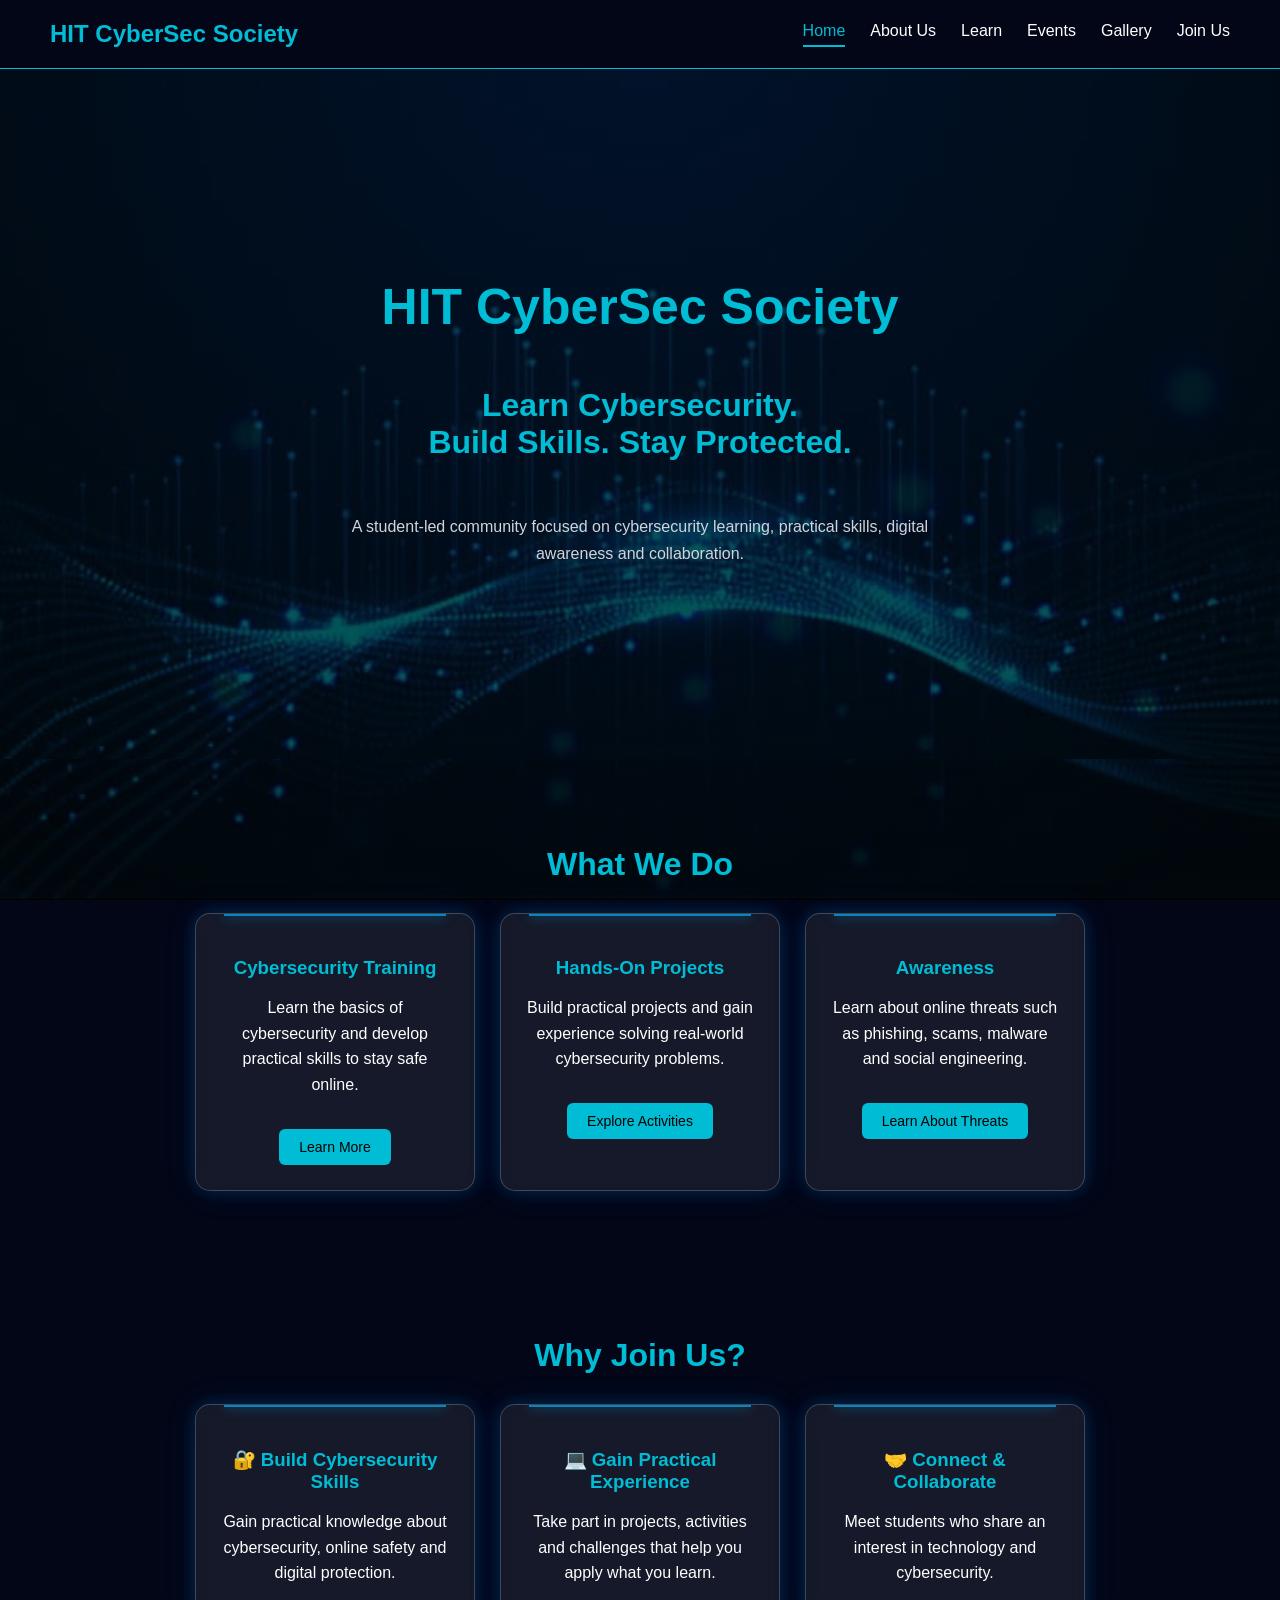
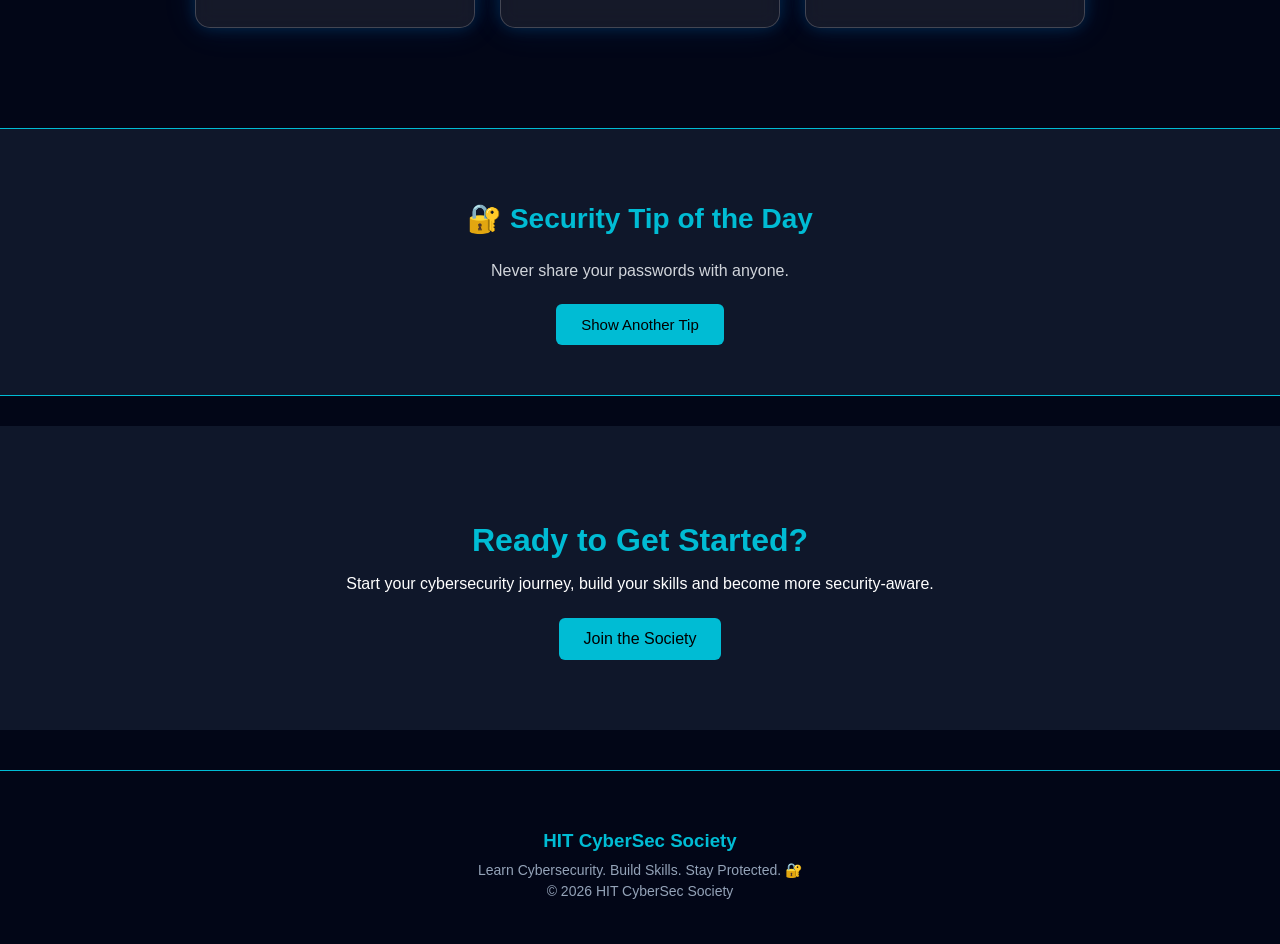
<file: index.html>
<!DOCTYPE html>
<html lang="en">

<head>
    <meta charset="UTF-8">
    <meta name="viewport" content="width=device-width, initial-scale=1.0">

    <title>HIT CyberSec Society</title>

    <link rel="stylesheet" href="css/style.css">
</head>

<body class="home-page">

    <nav>
        <h2>HIT CyberSec Society</h2>

        <div class="nav-links">
            <a href="index.html" class="active">Home</a>
            <a href="about.html">About Us</a>
            <a href="learn.html">Learn</a>
            <a href="events.html">Events</a>
            <a href="gallery.html">Gallery</a>
            <a href="join.html">Join Us</a>
        </div>
    </nav>


    <!-- HERO SECTION -->

    <section class="hero">

        <h1>
            HIT CyberSec Society
        </h1>

        <h2>
            Learn Cybersecurity.<br>
            Build Skills. Stay Protected.
        </h2>

        <p>
           A student-led community focused on cybersecurity learning,
           practical skills, digital awareness and collaboration.
        </p>

    </section>


    <!-- WHAT WE DO -->

    <section class="what-we-do">

        <h2>What We Do</h2>

        <div class="cards">

            <div class="card">
                <h3>Cybersecurity Training</h3>

                <p>
                    Learn the basics of cybersecurity and develop
                    practical skills to stay safe online.
                </p>

                <button onclick="window.location.href='learn.html'">
                    Learn More

                </button>
            </div>


            <div class="card">
                <h3>Hands-On Projects</h3>

                <p>
                    Build practical projects and gain experience
                    solving real-world cybersecurity problems.
                </p>
                <button onclick="window.location.href='events.html'">

        Explore Activities

    </button>
            </div>


            <div class="card">
                <h3>Awareness</h3>

                <p>
                    Learn about online threats such as phishing,
                    scams, malware and social engineering.
                </p>
                <button onclick="window.location.href='learn.html'">

    Learn About Threats

</button>
            </div>

        </div>

    </section>


    <!-- WHY JOIN US -->

    <section class="why-join">

        <h2>Why Join Us?</h2>

        <div class="join-content">

            <div class="join-item">

                <h3>🔐 Build Cybersecurity Skills</h3>

                <p>
                    Gain practical knowledge about cybersecurity,
                    online safety and digital protection.
                </p>

            </div>


            <div class="join-item">

                <h3>💻 Gain Practical Experience</h3>

                <p>
                    Take part in projects, activities and challenges
                    that help you apply what you learn.
                </p>

            </div>


            <div class="join-item">

                <h3>🤝 Connect & Collaborate</h3>

                <p>
                    Meet students who share an interest in technology
                    and cybersecurity.
                </p>

            </div>

        </div>

    </section>


    <!-- CALL TO ACTION -->
    <section class="security-tip">

    <h2>🔐 Security Tip of the Day</h2>

    <p id="securityTip">
        Never share your passwords with anyone.
    </p>

    <button onclick="changeTip()">
        Show Another Tip
    </button>

</section>
    <section class="cta">

        <h2>Ready to Get Started?</h2>

        <p>
            Start your cybersecurity journey, build your skills
            and become more security-aware.
        </p>

        <button onclick="window.location.href='join.html'">
            Join the Society
        </button>

    </section>


<footer>

    <h3>HIT CyberSec Society</h3>

  <p>
    Learn Cybersecurity. Build Skills. Stay Protected. 🔐
</p>

<p>
    © 2026 HIT CyberSec Society
</p>

</footer>
<script src="js/script.js"></script>
</body>
</html>
</file>
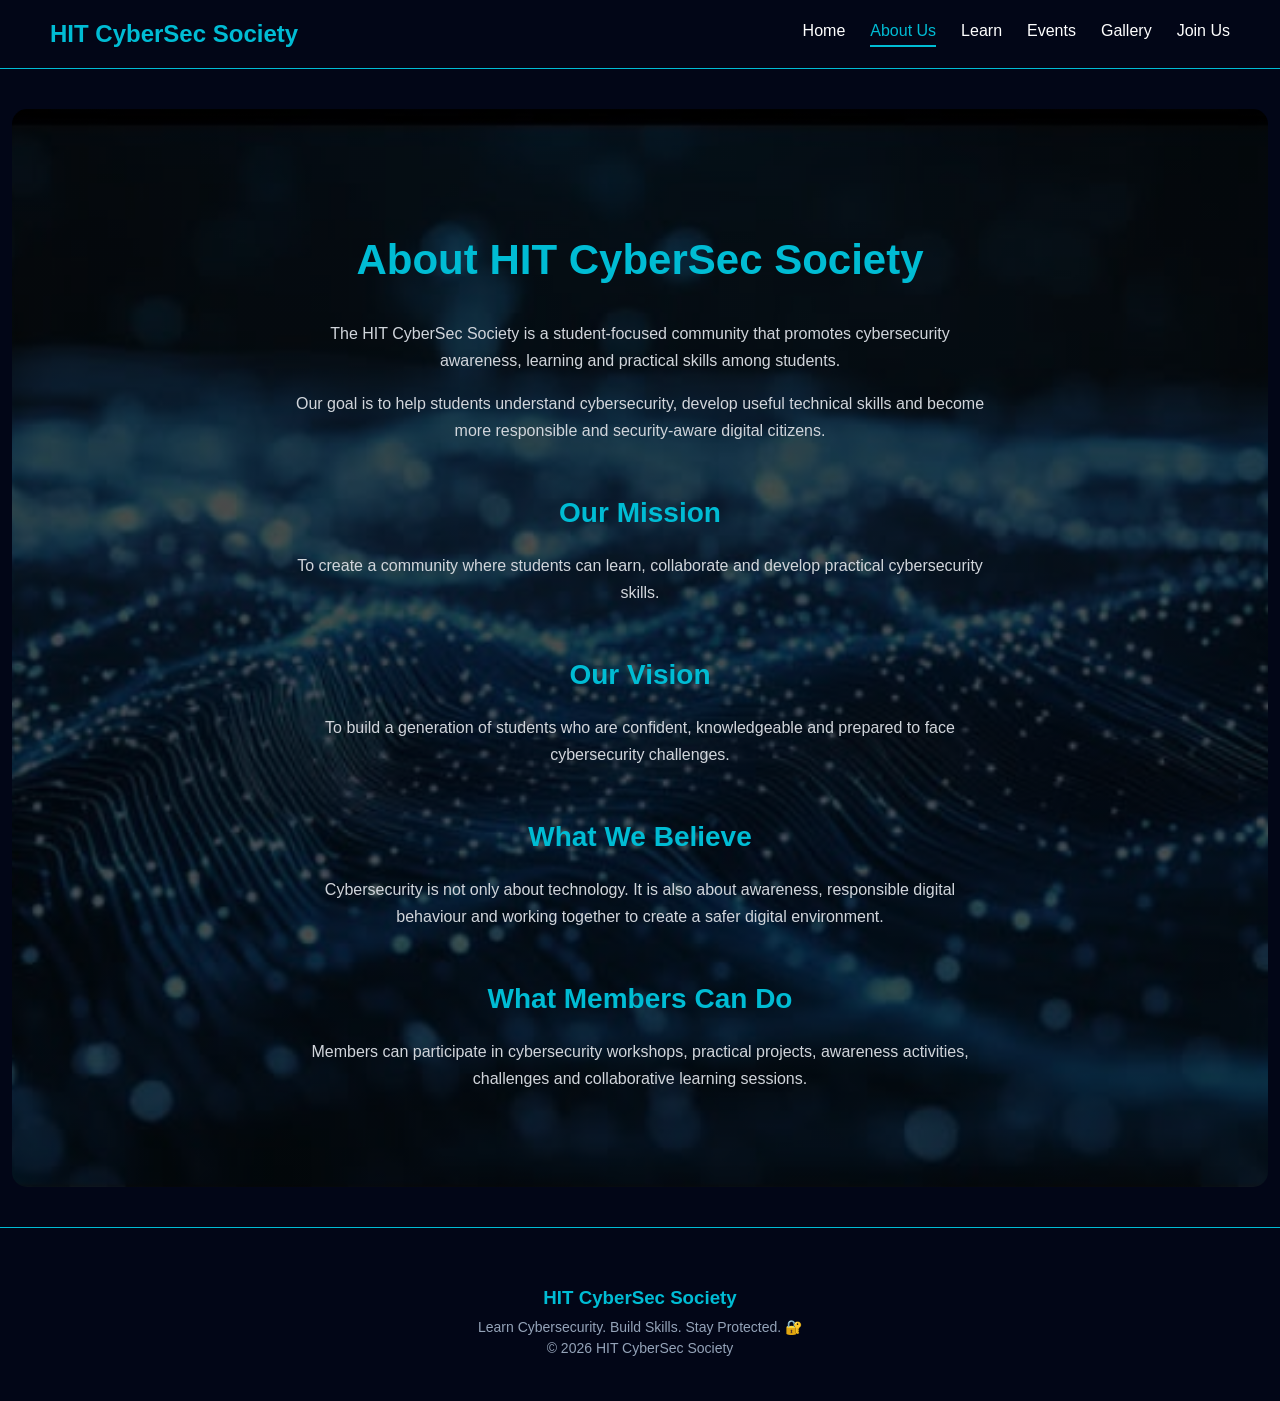
<file: about.html>
<!DOCTYPE html>
<html lang="en">

<head>

    <meta charset="UTF-8">
    <meta name="viewport" content="width=device-width, initial-scale=1.0">

    <title>About Us - HIT CyberSec Society</title>

    <link rel="stylesheet" href="css/style.css">

</head>

<body class="about-page">

    <nav>

        <h2>HIT CyberSec Society</h2>

        <div class="nav-links">

            <a href="index.html">Home</a>
           <a href="about.html" class="active">About Us</a>
            <a href="learn.html">Learn</a>
            <a href="events.html">Events</a>
            <a href="gallery.html">Gallery</a>
            <a href="join.html">Join Us</a>

        </div>

    </nav>


    <section class="page-content">

        <h1>About HIT CyberSec Society</h1>

        <p>
            The HIT CyberSec Society is a student-focused community
            that promotes cybersecurity awareness, learning and
            practical skills among students.
        </p>

        <p>
            Our goal is to help students understand cybersecurity,
            develop useful technical skills and become more responsible
            and security-aware digital citizens.
        </p>


        <h2>Our Mission</h2>

        <p>
            To create a community where students can learn,
            collaborate and develop practical cybersecurity skills.
        </p>


        <h2>Our Vision</h2>

        <p>
            To build a generation of students who are confident,
            knowledgeable and prepared to face cybersecurity challenges.
        </p>
        <h2>What We Believe</h2>

<p>
    Cybersecurity is not only about technology. It is also about
    awareness, responsible digital behaviour and working together
    to create a safer digital environment.
</p>
<h2>What Members Can Do</h2>

<p>
    Members can participate in cybersecurity workshops, practical
    projects, awareness activities, challenges and collaborative
    learning sessions.
</p>

    </section>

<footer>

    <h3>HIT CyberSec Society</h3>

    <p>
    Learn Cybersecurity. Build Skills. Stay Protected. 🔐
</p>
    <p>
        © 2026 HIT CyberSec Society
    </p>

</footer>

</body>
</html>
</file>
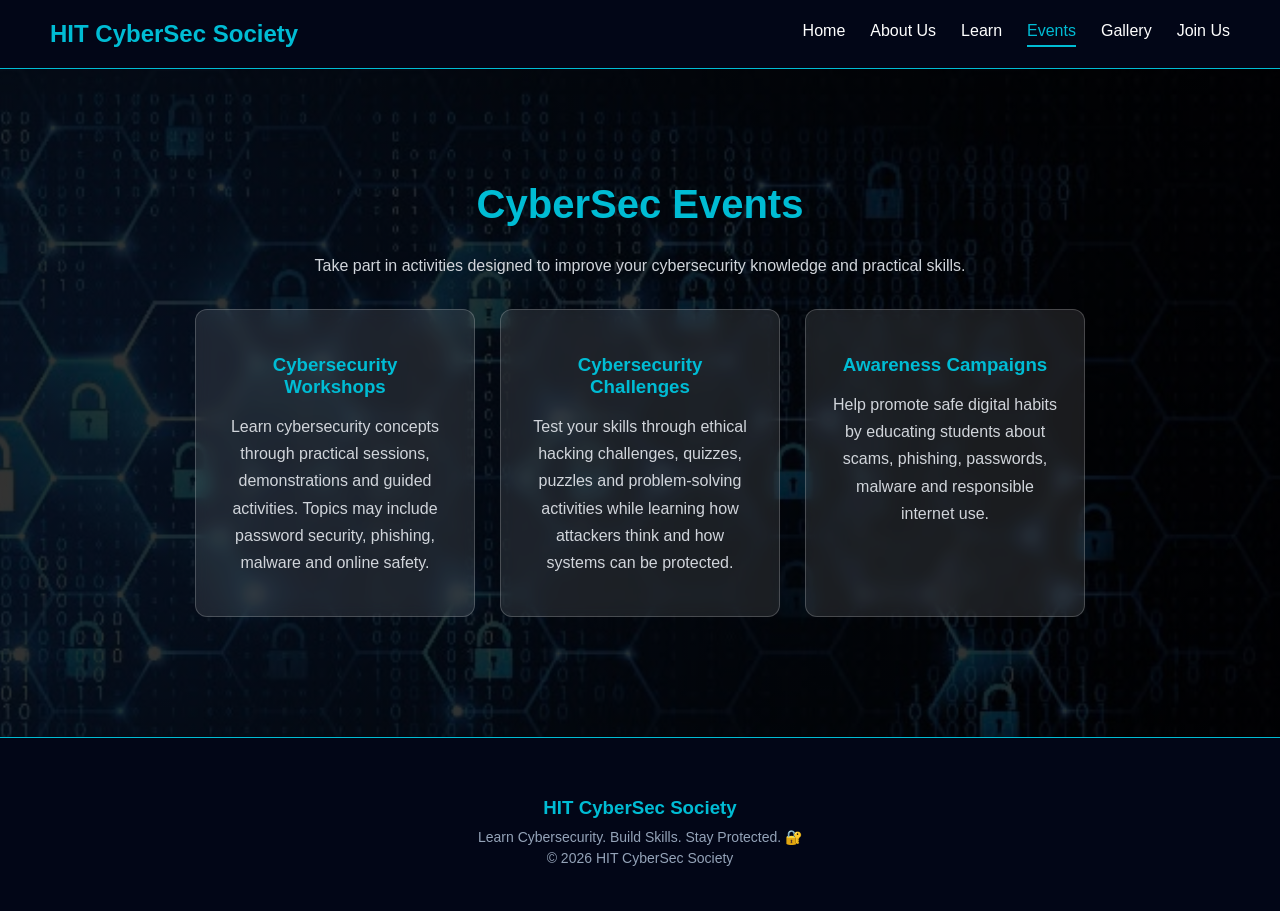
<file: events.html>
<!DOCTYPE html>
<html lang="en">

<head>

    <meta charset="UTF-8">
    <meta name="viewport" content="width=device-width, initial-scale=1.0">

    <title>Events - HIT CyberSec Society</title>

    <link rel="stylesheet" href="css/style.css">

</head>

<body class="events-page">

    <nav>

        <h2>HIT CyberSec Society</h2>

        <div class="nav-links">

            <a href="index.html">Home</a>
            <a href="about.html">About Us</a>
            <a href="learn.html">Learn</a>
            <a href="events.html" class="active">Events</a>
            <a href="gallery.html">Gallery</a>
            <a href="join.html">Join Us</a>

        </div>

    </nav>


    <section class="page-content">

        <h1>CyberSec Events</h1>

        <p>
            Take part in activities designed to improve your
            cybersecurity knowledge and practical skills.
        </p>


        <div class="cards">

            <div class="card">

                <h3>Cybersecurity Workshops</h3>

               <p>
    Learn cybersecurity concepts through practical sessions,
    demonstrations and guided activities. Topics may include
    password security, phishing, malware and online safety.
</p>

            </div>


            <div class="card">

                <h3>Cybersecurity Challenges</h3>

                <p>
    Test your skills through ethical hacking challenges,
    quizzes, puzzles and problem-solving activities while
    learning how attackers think and how systems can be protected.
</p>

            </div>


            <div class="card">

                <h3>Awareness Campaigns</h3>

                <p>
    Help promote safe digital habits by educating students
    about scams, phishing, passwords, malware and responsible
    internet use.
</p>

            </div>

        </div>

    </section>

<footer>

    <h3>HIT CyberSec Society</h3>

   <p>
    Learn Cybersecurity. Build Skills. Stay Protected. 🔐
</p>

    <p>
        © 2026 HIT CyberSec Society
    </p>

</footer>

</body>
</html>
</file>
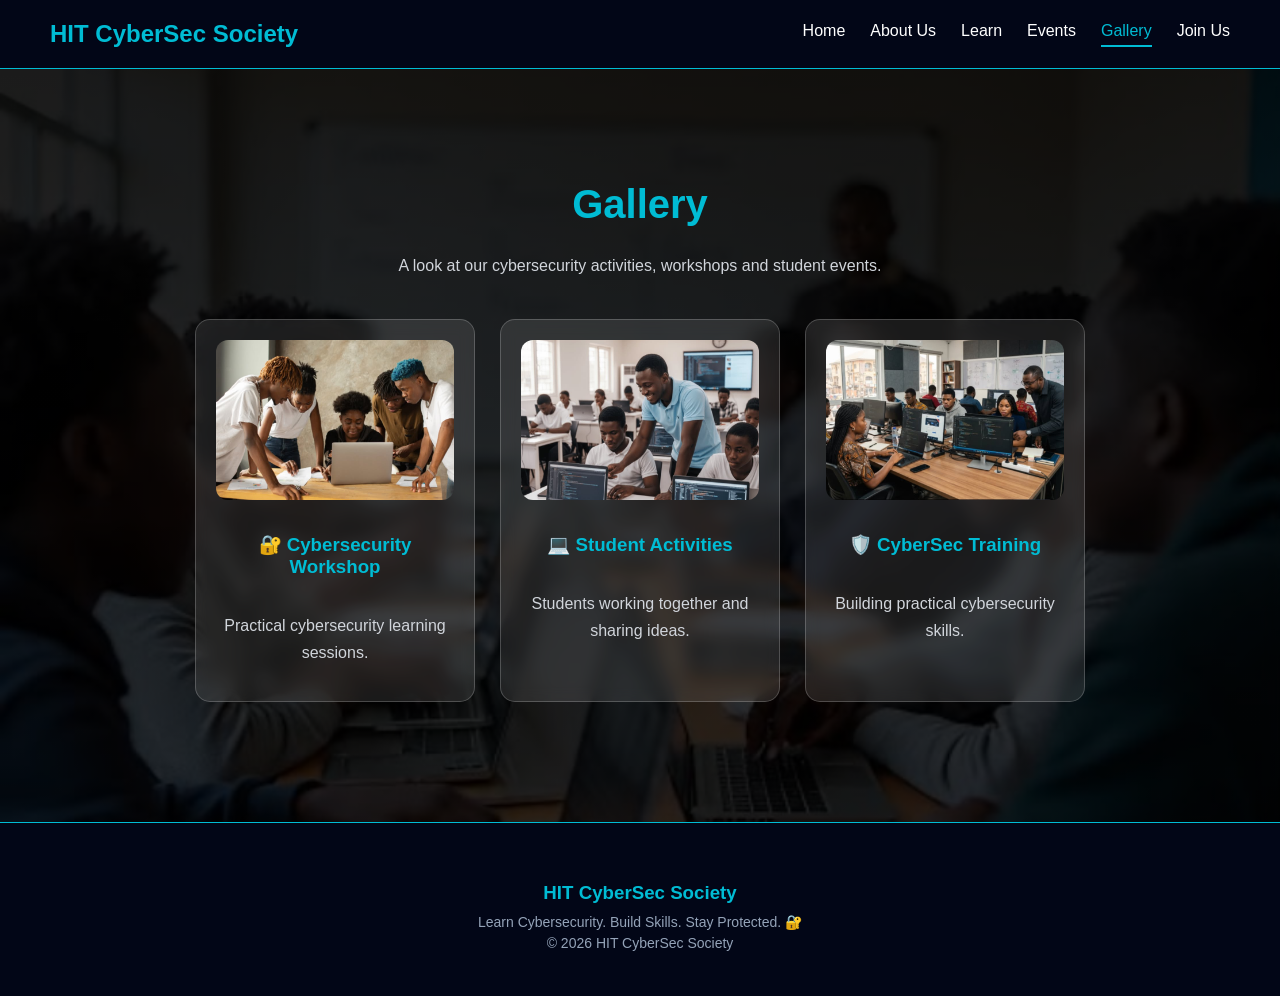
<file: gallery.html>
<!DOCTYPE html>
<html lang="en">

<head>

    <meta charset="UTF-8">
    <meta name="viewport" content="width=device-width, initial-scale=1.0">

    <title>Gallery - HIT CyberSec Society</title>

    <link rel="stylesheet" href="css/style.css">

</head>

<body class="gallery-page">

    <nav>

        <h2>HIT CyberSec Society</h2>

        <div class="nav-links">

            <a href="index.html">Home</a>
            <a href="about.html">About Us</a>
            <a href="learn.html">Learn</a>
            <a href="events.html">Events</a>
            <a href="gallery.html" class="active">Gallery</a>
            <a href="join.html">Join Us</a>

        </div>

    </nav>


    <section class="page-content">

        <h1>Gallery</h1>

        <p>
            A look at our cybersecurity activities, workshops
            and student events.
        </p>


        <div class="gallery-box">

   <div class="gallery-placeholder">
    <img src="images/workshop.jpg" alt="Cybersecurity Workshop">

    <h3>🔐 Cybersecurity Workshop</h3>

    <p>Practical cybersecurity learning sessions.</p>
</div>

    <div class="gallery-placeholder">
    <img src="images/students.jpg" alt="Students working together">

    <h3>💻 Student Activities</h3>

    <p>Students working together and sharing ideas.</p>
</div>

    <div class="gallery-placeholder">
    <img src="images/training.jpg" alt="Cybersecurity Training">

    <h3>🛡️ CyberSec Training</h3>

    <p>Building practical cybersecurity skills.</p>
</div>

</div>
    </section>

<footer>

    <h3>HIT CyberSec Society</h3>

    <p>
    Learn Cybersecurity. Build Skills. Stay Protected. 🔐
</p>

    <p>
        © 2026 HIT CyberSec Society
    </p>

</footer>

</body>
</html>
</file>
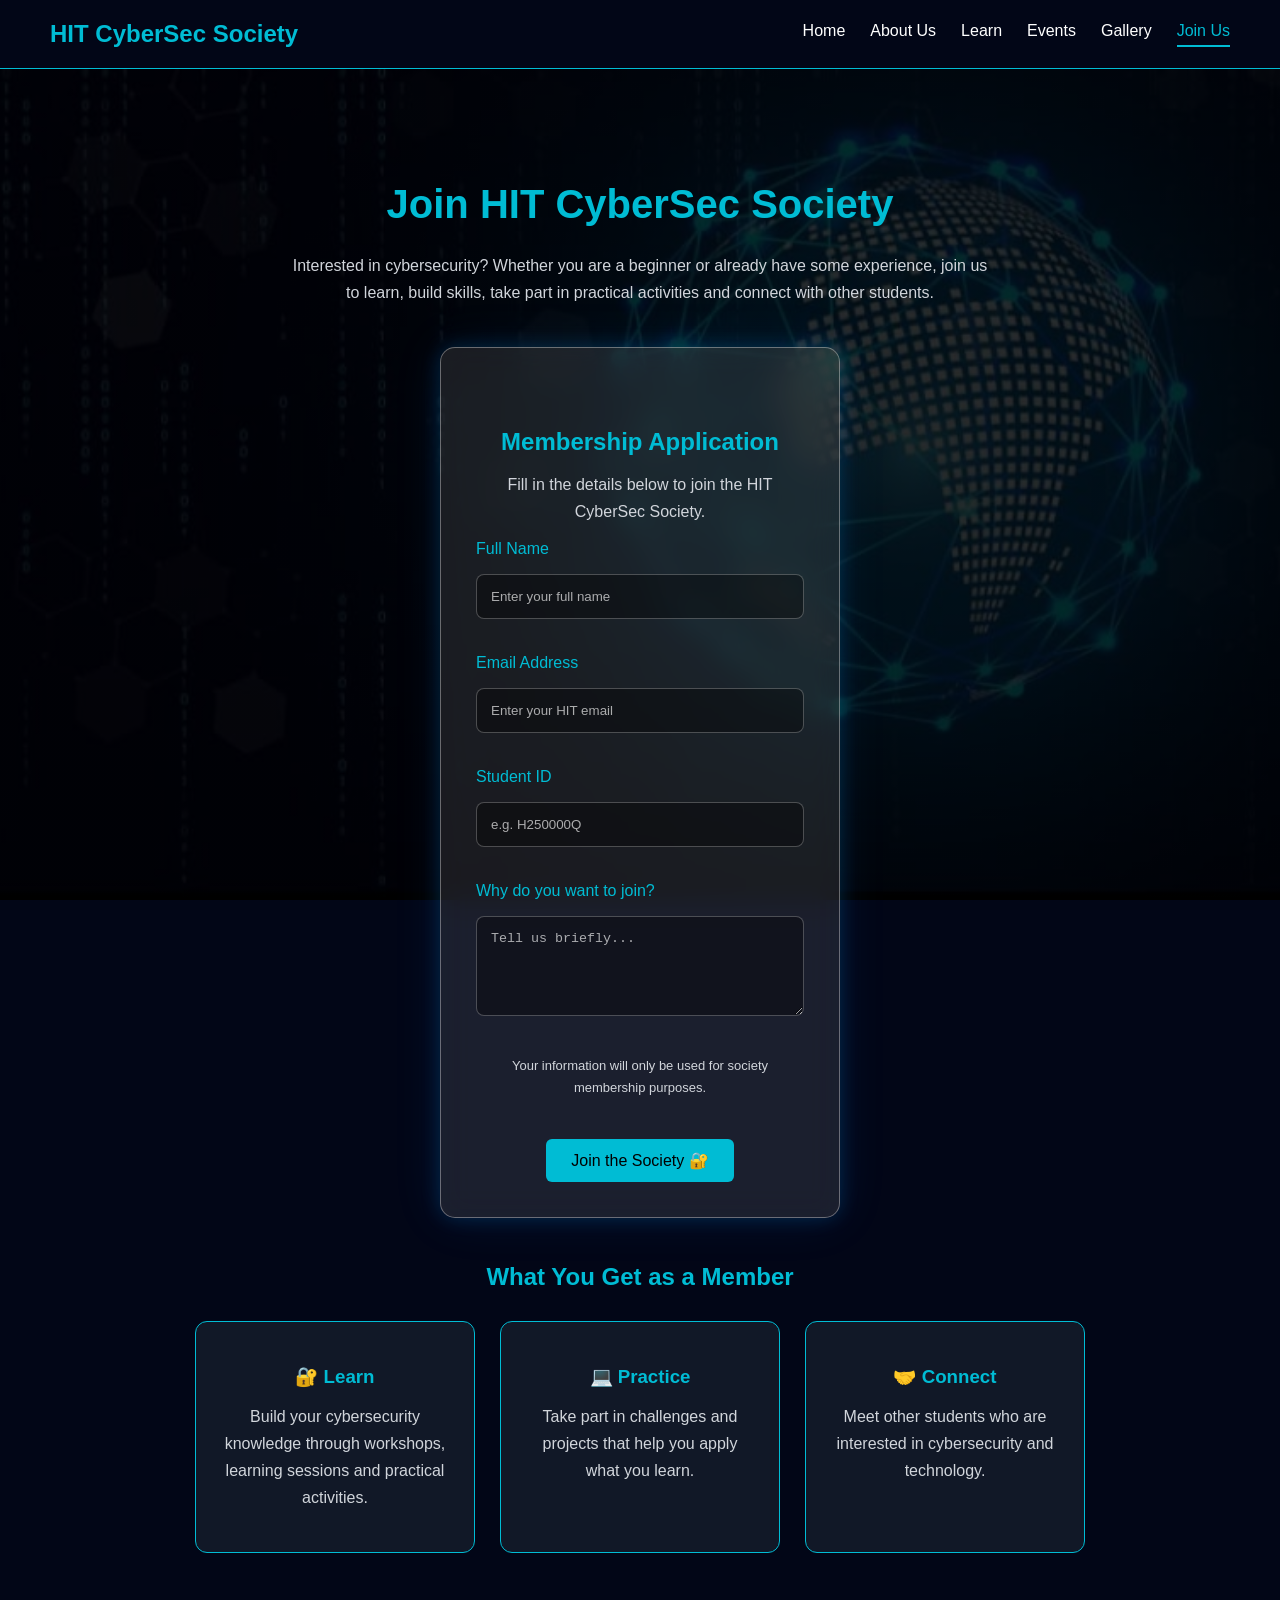
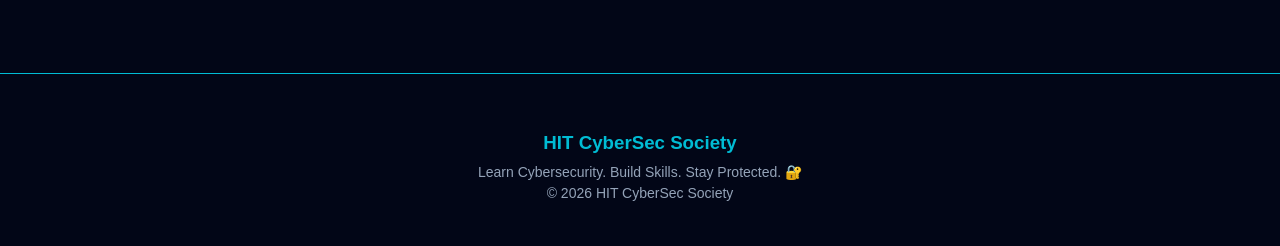
<file: join.html>
<!DOCTYPE html>
<html lang="en">

<head>

    <meta charset="UTF-8">
    <meta name="viewport" content="width=device-width, initial-scale=1.0">

    <title>Join Us - HIT CyberSec Society</title>

    <link rel="stylesheet" href="css/style.css">

</head>

<body class="join-page">

    <nav>

        <h2>HIT CyberSec Society</h2>

        <div class="nav-links">

            <a href="index.html">Home</a>
            <a href="about.html">About Us</a>
            <a href="learn.html">Learn</a>
            <a href="events.html">Events</a>
            <a href="gallery.html">Gallery</a>
            <a href="join.html" class="active">Join Us</a>
        </div>

    </nav>


    <section class="page-content">

        <h1>Join HIT CyberSec Society</h1>

        <p>
    Interested in cybersecurity? Whether you are a beginner or
    already have some experience, join us to learn, build skills,
    take part in practical activities and connect with other students.
</p>

        <form id="joinForm">

    <h2>Membership Application</h2>

    <p>
        Fill in the details below to join the HIT CyberSec Society.
    </p>

    <label for="name">Full Name</label>
            <input
                type="text"
                id="name"
                placeholder="Enter your full name"
                required
            >


            <label for="email">Email Address</label>

            <input
                type="email"
                id="email"
                placeholder="Enter your HIT email"
                required
            >


            <label for="student-id">Student ID</label>

            <input
                type="text"
                id="student-id"
                placeholder="e.g. H250000Q"
                required
            >


            <label for="interest">
                Why do you want to join?
            </label>

            <textarea
                id="interest"
                placeholder="Tell us briefly..."
                required
            ></textarea>
            <p class="form-note">
    Your information will only be used for society membership purposes.
</p>


            <button type="submit">
                Join the Society 🔐
            </button>

        </form>


<h2>What You Get as a Member</h2>

<div class="cards">

    <div class="card">
        <h3>🔐 Learn</h3>
        <p>
            Build your cybersecurity knowledge through workshops,
            learning sessions and practical activities.
        </p>
    </div>

    <div class="card">
        <h3>💻 Practice</h3>
        <p>
            Take part in challenges and projects that help you
            apply what you learn.
        </p>
    </div>

    <div class="card">
        <h3>🤝 Connect</h3>
        <p>
            Meet other students who are interested in cybersecurity
            and technology.
        </p>
    </div>

</div>

</section>


    <script src="js/script.js"></script>

<footer>

    <h3>HIT CyberSec Society</h3>

    <p>
    Learn Cybersecurity. Build Skills. Stay Protected. 🔐
</p>
    <p>
        © 2026 HIT CyberSec Society
    </p>

</footer>

</body>
</html>
</file>
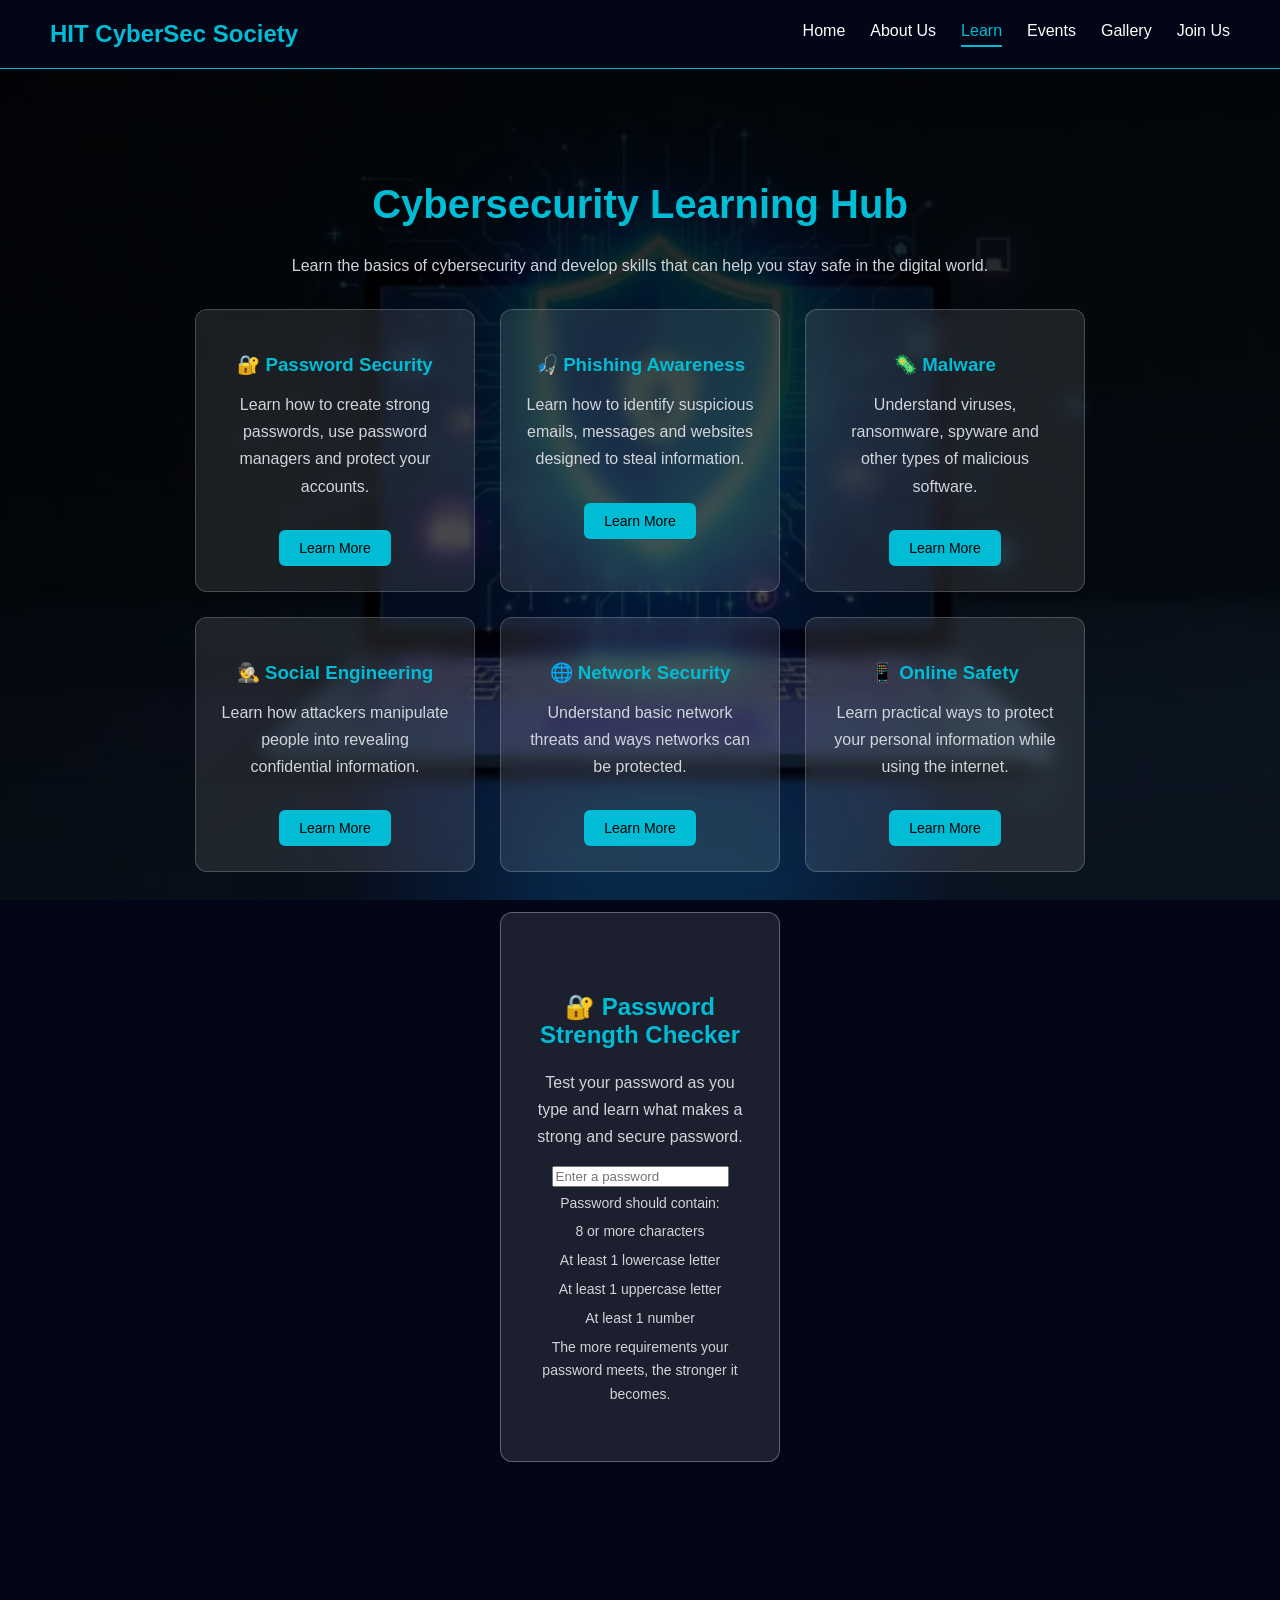
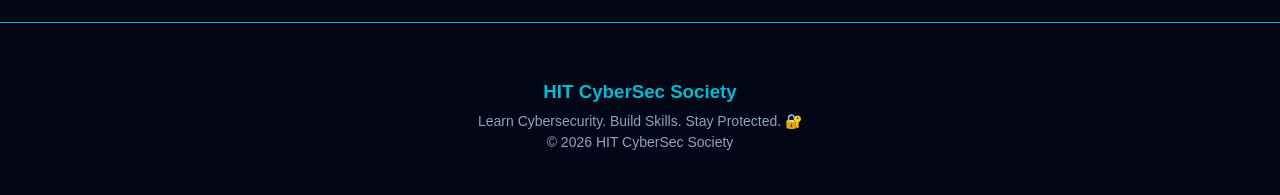
<file: learn.html>
<!DOCTYPE html>
<html lang="en">

<head>

    <meta charset="UTF-8">
    <meta name="viewport" content="width=device-width, initial-scale=1.0">

    <title>Learn - HIT CyberSec Society</title>

    <link rel="stylesheet" href="css/style.css">

</head>

<body class="learn-page">

    <nav>

        <h2>HIT CyberSec Society</h2>

        <div class="nav-links">

            <a href="index.html">Home</a>
            <a href="about.html">About Us</a>
            <a href="learn.html" class="active">Learn</a>
            <a href="events.html">Events</a>
            <a href="gallery.html">Gallery</a>
            <a href="join.html">Join Us</a>

        </div>

    </nav>


    <section class="page-content learn-page">

        <h1>Cybersecurity Learning Hub</h1>

        <p>
            Learn the basics of cybersecurity and develop skills
            that can help you stay safe in the digital world.
        </p>

        <div class="cards">

        <div class="card">

    <h3>🔐 Password Security</h3>

    <p>
        Learn how to create strong passwords, use
        password managers and protect your accounts.
    </p>

    <button onclick="alert('Use long passwords, avoid personal information, and never reuse the same password on multiple accounts.')">
        Learn More
    </button>

</div>

<div class="card" id="awareness">

    <h3>🎣 Phishing Awareness</h3>

    <p>
        Learn how to identify suspicious emails,
        messages and websites designed to steal information.
    </p>

    <button onclick="alert('Check the sender, look for suspicious links, avoid unexpected attachments, and never share passwords or sensitive information through suspicious messages.')">
        Learn More
    </button>

</div>


            <div class="card">

                <h3>🦠 Malware</h3>

                <p>
                    Understand viruses, ransomware, spyware and
                    other types of malicious software.
                </p>

                <button onclick="alert('Malware is malicious software designed to harm, disrupt or gain unauthorized access to systems. Common examples include viruses, ransomware and spyware.')">

        Learn More

    </button>

            </div>


            <div class="card">

                <h3>🕵️ Social Engineering</h3>

                <p>
                    Learn how attackers manipulate people into
                    revealing confidential information.
                </p>

                <button onclick="alert('Social engineering involves manipulating people into giving away sensitive information. Common examples include impersonation, pretexting and baiting.')">

        Learn More

    </button>

            </div>


            <div class="card">

                <h3>🌐 Network Security</h3>

                <p>
                    Understand basic network threats and ways
                    networks can be protected.
                </p>

                <button onclick="alert('Network security protects devices, systems and networks from unauthorized access and attacks. Firewalls, strong passwords and secure connections help improve network security.')">

        Learn More

    </button>

            </div>


            <div class="card">

                <h3>📱 Online Safety</h3>

                <p>
                    Learn practical ways to protect your personal
                    information while using the internet.
                </p>

                <button onclick="alert('Stay safe online by using strong passwords, enabling two-factor authentication, avoiding suspicious links and protecting your personal information.')">

        Learn More

    </button>

            </div>

        </div>
        <div class="card password-checker">

    <h2>🔐 Password Strength Checker</h2>

   <p>
    Test your password as you type and learn what makes a
    strong and secure password.
</p>

    <input
        type="password"
        id="password"
        placeholder="Enter a password"
    >

    <div class="password-requirements">

    <p>Password should contain:</p>

    <p id="length">8 or more characters</p>
    <p id="lowercase">At least 1 lowercase letter</p>
    <p id="uppercase">At least 1 uppercase letter</p>
    <p id="number">At least 1 number</p>

    <p>
        The more requirements your password meets,
        the stronger it becomes.
    </p>

</div>

    <h3 id="result"></h3>

</div>

    </section>
    <script src="js/script.js"></script>

<footer>

    <h3>HIT CyberSec Society</h3>

   <p>
    Learn Cybersecurity. Build Skills. Stay Protected. 🔐
</p>

    <p>
        © 2026 HIT CyberSec Society
    </p>

</footer>

</body>
</html>
</file>
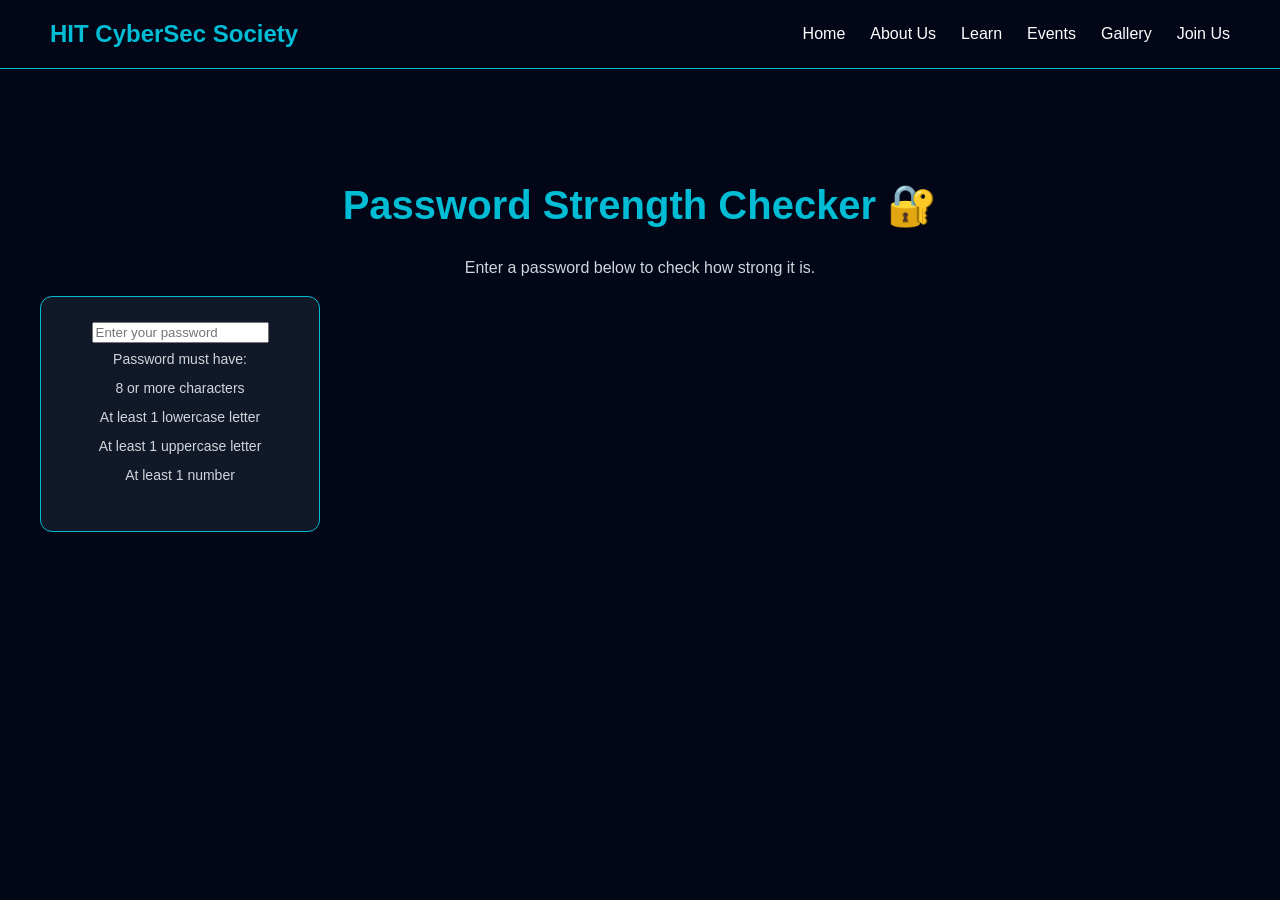
<file: password-checker.html>
<!DOCTYPE html>
<html lang="en">

<head>

    <meta charset="UTF-8">
    <meta name="viewport" content="width=device-width, initial-scale=1.0">

    <title>Password Strength Checker - HIT CyberSec Society</title>

    <link rel="stylesheet" href="css/style.css">

</head>

<body>

    <nav>

        <h2>HIT CyberSec Society</h2>

        <div class="nav-links">

            <a href="index.html">Home</a>
            <a href="about.html">About Us</a>
            <a href="learn.html">Learn</a>
            <a href="events.html">Events</a>
            <a href="gallery.html">Gallery</a>
            <a href="join.html">Join Us</a>

        </div>

    </nav>


    <section class="page-content">

        <h1>Password Strength Checker 🔐</h1>

        <p>
            Enter a password below to check how strong it is.
        </p>


        <div class="card">

            <input
                type="password"
                id="password"
                placeholder="Enter your password"
            >

          <div class="password-requirements">
    <p>Password must have:</p>
    <p id="length">8 or more characters</p>
    <p id="lowercase">At least 1 lowercase letter</p>
    <p id="uppercase">At least 1 uppercase letter</p>
    <p id="number">At least 1 number</p>
</div>

            <h3 id="result"></h3>

        </div>

    </section>


    <script src="js/script.js"></script>

</body>

</html>
</file>
<file: css/style.css>
/* GENERAL PAGE */

body {
    margin: 0;
    background-color: #020617;
    color: white;
    font-family: Arial, sans-serif;
}


/* NAVIGATION */

nav {
    display: flex;
    justify-content: space-between;
    align-items: center;
    padding: 20px 50px;
    background-color: #020617;
    border-bottom: 1px solid #00bcd4;
}

nav h2 {
    color: #00bcd4;
    margin: 0;
}

.nav-links {
    display: flex;
    gap: 25px;
}

nav a {
    color: white;
    text-decoration: none;
}

nav a:hover {
    color: #00bcd4;
}


/* HERO */

.hero {
    text-align: center;
    padding: 130px 30px 100px;
}

.hero h1 {
    color: #00bcd4;
    font-size: 50px;
    margin-bottom: 25px;
}

.hero h2 {
    color: #00bcd4;
    font-size: 32px;
}

.hero p {
    max-width: 650px;
    margin: 25px auto;
    line-height: 1.7;
    color: #d1d5db;
}


/* WHAT WE DO */

.what-we-do {
    text-align: center;
    padding: 60px 40px;
}

.what-we-do h2,
.why-join h2 {
    color: #00bcd4;
    font-size: 32px;
}


.cards {
    display: flex;
    justify-content: center;
    gap: 25px;
    margin-top: 30px;
    flex-wrap: wrap;
}


.card {
    background-color: #111827;
    padding: 25px;
    width: 280px;
    border-radius: 12px;
    border: 1px solid #00bcd4;
    box-sizing: border-box;
}


.card h3 {
    color: #00bcd4;
    margin-bottom: 15px;
}


.card p {
    color: #ffffff;
    line-height: 1.6;
}


.card:hover {
    transform: translateY(-10px);
    box-shadow: 0 0 20px #00bcd4;
    transition: 0.3s;
}


/* WHY JOIN */

.why-join {
    text-align: center;
    padding: 60px 40px;
}


.join-content {
    display: flex;
    justify-content: center;
    gap: 25px;
    margin-top: 30px;
    flex-wrap: wrap;
}


.join-item {
    width: 280px;
    padding: 25px;
    background-color: #111827;
    border-radius: 12px;
    border: 1px solid #00bcd4;
    box-sizing: border-box;
}


.join-item h3 {
    color: #00bcd4;
    margin-bottom: 15px;
}


.join-item p {
    color: #ffffff;
    line-height: 1.6;
}


.join-item:hover {
    transform: translateY(-10px);
    box-shadow: 0 0 20px #00bcd4;
    transition: 0.3s;
}


/* CALL TO ACTION */

.cta {
    text-align: center;
    padding: 70px 40px;
    margin-top: 30px;
    background-color: #0f172a;
}


.cta h2 {
    color: #00bcd4;
    font-size: 32px;
    margin-bottom: 15px;
}


.cta p {
    color: #ffffff;
    margin-bottom: 25px;
}


.cta button {
    background-color: #00bcd4;
    color: #000000;
    border: none;
    padding: 12px 25px;
    border-radius: 6px;
    font-size: 16px;
    cursor: pointer;
}


.cta button:hover {
    box-shadow: 0 0 20px #00bcd4;
    transform: scale(1.05);
    transition: 0.3s;
}


/* OTHER PAGES */

.page-content {
    text-align: center;
    padding: 80px 40px;
}


.page-content h1 {
    color: #00bcd4;
    font-size: 40px;
    margin-bottom: 25px;
}


.page-content h2 {
    color: #00bcd4;
    margin-top: 45px;
}


.page-content p {
    max-width: 700px;
    margin: 15px auto;
    line-height: 1.7;
    color: #d1d5db;
}


/* JOIN FORM */

form {
    width: 400px;
    max-width: 90%;
    margin: 40px auto;
    padding: 30px;
    background-color: #111827;
    border: 1px solid #00bcd4;
    border-radius: 12px;
    box-shadow: 0 0 15px rgba(0, 188, 212, 0.2);
    box-sizing: border-box;
}


form label {
    display: block;
    color: #00bcd4;
    margin-top: 15px;
    margin-bottom: 8px;
    text-align: left;
}


form input,
form textarea {
    width: 100%;
    padding: 12px;
    box-sizing: border-box;
    background-color: #1e293b;
    color: white;
    border: 1px solid #475569;
    border-radius: 6px;
    outline: none;
}


form textarea {
    height: 100px;
    resize: vertical;
}


form input:focus,
form textarea:focus {
    border-color: #00bcd4;
    box-shadow: 0 0 8px rgba(0, 188, 212, 0.4);
}


form button {
    margin-top: 25px;
    padding: 12px 25px;
    background-color: #00bcd4;
    color: #000;
    border: none;
    border-radius: 6px;
    cursor: pointer;
    font-size: 16px;
}


form button:hover {
    box-shadow: 0 0 20px #00bcd4;
    transform: scale(1.05);
    transition: 0.3s;
}


/* GALLERY */

.gallery-box {
    display: flex;
    justify-content: center;
    gap: 25px;
    flex-wrap: wrap;
    margin-top: 40px;
}


.gallery-placeholder {
    width: 280px;
    height: 180px;
    padding: 20px;
    display: flex;
    align-items: center;
    justify-content: center;
    background-color: #111827;
    border: 1px solid #00bcd4;
    border-radius: 12px;
    color: #00bcd4;
    box-sizing: border-box;
}


.gallery-placeholder:hover {
    transform: translateY(-8px);
    box-shadow: 0 0 20px #00bcd4;
    transition: 0.3s;
}


/* MOBILE */

@media (max-width: 768px) {

    nav {
        flex-direction: column;
        gap: 20px;
        padding: 20px;
    }

    .nav-links {
        flex-wrap: wrap;
        justify-content: center;
    }

    .hero h1 {
        font-size: 36px;
    }

    .hero h2 {
        font-size: 24px;
    }

    .cards {
    flex-direction: row;
    align-items: stretch;
    justify-content: center;
    gap: 25px;
}

}
.learn-page .cards {
    display: grid;
    grid-template-columns: repeat(3, 280px);
    gap: 25px;
    justify-content: center;
}
.learn-page .card button {
    margin-top: 15px;
    padding: 10px 20px;
    background-color: #00bcd4;
    color: #000000;
    border: none;
    border-radius: 6px;
    cursor: pointer;
    font-size: 14px;
}

.learn-page .card button:hover {
    box-shadow: 0 0 15px #00bcd4;
    transform: scale(1.05);
    transition: 0.3s;
}
.password-requirements p {
    margin: 5px 0;
    font-size: 14px;
}

.password-requirements .valid {
    color: green;
}
.password-checker {
    max-width: 500px;
    margin: 40px auto;
}
@media (max-width: 600px) {

    .learn-page .cards {
        grid-template-columns: 1fr;
        justify-items: center;
    }

    .learn-page .card {
        width: 90%;
        max-width: 400px;
    }

    .password-checker {
        width: 90%;
        box-sizing: border-box;
    }
    footer {
    padding: 30px 15px;
}

}
.card button {
    margin-top: 15px;
    padding: 10px 20px;
    background-color: #00bcd4;
    color: #000000;
    border: none;
    border-radius: 6px;
    cursor: pointer;
    font-size: 14px;
}

.card button:hover {
    box-shadow: 0 0 15px #00bcd4;
    transform: scale(1.05);
    transition: 0.3s;
}
.form-note {
    font-size: 13px;
    color: #94a3b8;
    margin-top: 15px;
}
form h2 {
    color: #00bcd4;
    margin-top: 0;
    margin-bottom: 10px;
}
footer {
    text-align: center;
    padding: 40px 20px;
    background-color: #020617;
    border-top: 1px solid #00bcd4;
    margin-top: 40px;
}

footer h3 {
    color: #00bcd4;
    margin-bottom: 10px;
}

footer p {
    color: #94a3b8;
    margin: 5px 0;
    font-size: 14px;
}
.security-tip {
    text-align: center;
    padding: 50px 30px;
    margin-top: 40px;
    background-color: #0f172a;
    border-top: 1px solid #00bcd4;
    border-bottom: 1px solid #00bcd4;
}

.security-tip h2 {
    color: #00bcd4;
    font-size: 28px;
}

.security-tip p {
    color: #d1d5db;
    margin: 20px auto;
    max-width: 600px;
    line-height: 1.6;
}

.security-tip button {
    background-color: #00bcd4;
    color: #000000;
    border: none;
    padding: 12px 25px;
    border-radius: 6px;
    cursor: pointer;
    font-size: 15px;
}

.security-tip button:hover {
    box-shadow: 0 0 20px #00bcd4;
    transform: scale(1.05);
    transition: 0.3s;
}
nav a.active {
    color: #00bcd4;
    border-bottom: 2px solid #00bcd4;
    padding-bottom: 5px;
}
nav a.active {
    color: #00bcd4;
    border-bottom: 2px solid #00bcd4;
    padding-bottom: 5px;
}
.home-page {
    background-image: 
        linear-gradient(rgba(0, 0, 0, 0.80), rgba(0, 0, 0, 0.65)),
        url("../images/home-bg.jpg");
    background-size: cover;
    background-position: center;
    background-repeat: no-repeat;
    background-attachment: fixed;
}
.hero {
    background-image:
        linear-gradient(rgba(0, 0, 0, 0.6), rgba(0, 0, 0, 0.6)),
        url("../images/home-bg.jpg");
    background-size: cover;
    background-position: center;
    background-repeat: no-repeat;
    padding: 120px 20px;
    min-height: 450px;
    display: flex;
    flex-direction: column;
    justify-content: center;
    align-items: center;
    text-align: center;
}
.about-page .page-content {
    background-image:
        linear-gradient(rgba(0, 0, 0, 0.65), rgba(0, 0, 0, 0.65)),
        url("../images/about-bg.jpg");
    background-size: cover;
    background-position: center;
    background-repeat: no-repeat;
}
.about-page .page-content {
    color: white;
    padding: 80px 10%;
    line-height: 1.7;
}
.about-page .page-content h1 {
    font-size: 42px;
    margin-bottom: 25px;
}

.about-page .page-content h2 {
    font-size: 28px;
    margin-top: 45px;
    margin-bottom: 15px;
}
.about-page .page-content {
    background-color: rgba(0, 0, 0, 0.45);
    border-radius: 15px;
    margin: 40px auto;
    max-width: 1000px;
}
.learn-page {
    background-image:
        linear-gradient(rgba(0, 0, 0, 0.90), rgba(0, 0, 0, 0.65)),
        url("../images/learn-bg.jpg");
    background-size: cover;
    background-position: center;
    background-repeat: no-repeat;
    background-attachment: fixed;
}
.learn-page .card {
    background: rgba(255, 255, 255, 0.10);
    backdrop-filter: blur(8px);
    -webkit-backdrop-filter: blur(8px);
    border: 1px solid rgba(255, 255, 255, 0.2);
}
.learn-page .password-checker {
    margin-top: 40px;
    padding: 35px;
    text-align: center;
    border: 1px solid rgba(255, 255, 255, 0.3);
}
.events-page {
    background-image:
        linear-gradient(rgba(0, 0, 0, 0.80), rgba(0, 0, 0, 0.80)),
        url("../images/events-bg.jpg");
    background-size: cover;
    background-position: center;
    background-repeat: no-repeat;
    background-attachment: fixed;
}
.events-page .card {
    background: rgba(255, 255, 255, 0.10);
    backdrop-filter: blur(8px);
    -webkit-backdrop-filter: blur(8px);
    border: 1px solid rgba(255, 255, 255, 0.2);
}
.gallery-page {
    background-image:
        linear-gradient(rgba(0, 0, 0, 0.90), rgba(0, 0, 0, 0.80)),
        url("../images/gallery-bg.jpg");
    background-size: cover;
    background-position: center;
    background-repeat: no-repeat;
    background-attachment: fixed;
}
.gallery-page .gallery-placeholder {
    background: rgba(255, 255, 255, 0.10);
    backdrop-filter: blur(8px);
    -webkit-backdrop-filter: blur(8px);
    border: 1px solid rgba(255, 255, 255, 0.2);
    border-radius: 15px;
    padding: 40px 25px;
    text-align: center;
    transition: transform 0.3s ease;
}
.gallery-page .gallery-placeholder:hover {
    transform: translateY(-8px);
}
.join-page {
    background-image:
        linear-gradient(rgba(0, 0, 0, 0.80), rgba(0, 0, 0, 0.82)),
        url("../images/join-bg.jpg");
    background-size: cover;
    background-position: center;
    background-repeat: no-repeat;
    background-attachment: fixed;
}
.join-page form {
    background: rgba(255, 255, 255, 0.10);
    backdrop-filter: blur(15px);
    -webkit-backdrop-filter: blur(15px);
    border: 1px solid rgba(255, 255, 255, 0.35);
    border-radius: 15px;
    padding: 35px;
    max-width: 650px;
    margin: 40px auto;
    box-shadow:
        0 0 20px rgba(0, 150, 255, 0.20),
        0 0 50px rgba(0, 150, 255, 0.10);
}
.join-page input,
.join-page textarea {
    width: 100%;
    padding: 14px;
    margin-top: 8px;
    margin-bottom: 20px;
    background: rgba(0, 0, 0, 0.35);
    color: white;
    border: 1px solid rgba(255, 255, 255, 0.25);
    border-radius: 8px;
    box-sizing: border-box;
}
.join-page input::placeholder,
.join-page textarea::placeholder {
    color: rgba(255, 255, 255, 0.65);
}
.gallery-page .gallery-placeholder {
    min-height: 180px;
    display: flex;
    flex-direction: column;
    justify-content: center;
    align-items: center;
    transition: all 0.3s ease;
}
.home-page .card {
    background: rgba(255, 255, 255, 0.08);
    backdrop-filter: blur(10px);
    -webkit-backdrop-filter: blur(10px);

    border: 1px solid rgba(255, 255, 255, 0.20);
    border-radius: 15px;

    box-shadow:
        0 0 15px rgba(0, 150, 255, 0.20),
        0 0 35px rgba(0, 150, 255, 0.10);

    transition: all 0.3s ease;
}
.home-page .card:hover {
    transform: translateY(-8px);

    background: rgba(255, 255, 255, 0.12);

    border-color: rgba(0, 180, 255, 0.5);

    box-shadow:
        0 0 20px rgba(0, 150, 255, 0.40),
        0 0 50px rgba(0, 150, 255, 0.20);
}
.home-page .card {
    background: rgba(255, 255, 255, 0.08);
    backdrop-filter: blur(10px);
    -webkit-backdrop-filter: blur(10px);

    border: 1px solid rgba(255, 255, 255, 0.20);
    border-radius: 15px;

    box-shadow:
        0 0 15px rgba(0, 150, 255, 0.20),
        0 0 35px rgba(0, 150, 255, 0.10);

    transition: all 0.3s ease;
}

.home-page .card:hover {
    transform: translateY(-8px);

    background: rgba(255, 255, 255, 0.12);

    border-color: rgba(0, 180, 255, 0.5);

    box-shadow:
        0 0 20px rgba(0, 150, 255, 0.40),
        0 0 50px rgba(0, 150, 255, 0.20);
}
.home-page .join-item {
    background: rgba(255, 255, 255, 0.08);
    backdrop-filter: blur(10px);
    -webkit-backdrop-filter: blur(10px);

    border: 1px solid rgba(255, 255, 255, 0.20);
    border-radius: 15px;

    padding: 25px;

    box-shadow:
        0 0 15px rgba(0, 150, 255, 0.20),
        0 0 35px rgba(0, 150, 255, 0.10);

    transition: all 0.3s ease;
}

.home-page .join-item:hover {
    transform: translateY(-8px);

    background: rgba(255, 255, 255, 0.12);

    border-color: rgba(0, 180, 255, 0.5);

    box-shadow:
        0 0 20px rgba(0, 150, 255, 0.40),
        0 0 50px rgba(0, 150, 255, 0.20);
}
.home-page .card,
.home-page .join-item {
    position: relative;
    overflow: hidden;
}

.home-page .card::before,
.home-page .join-item::before {
    content: "";
    position: absolute;
    top: 0;
    left: 10%;
    width: 80%;
    height: 2px;
    background: rgba(0, 180, 255, 0.7);
    box-shadow: 0 0 12px rgba(0, 180, 255, 0.8);
}
.gallery-page .gallery-placeholder {
    height: auto;
    min-height: 360px;
    padding: 20px;
    justify-content: flex-start;
}

.gallery-page .gallery-placeholder img {
    width: 100%;
    height: 160px;
    object-fit: cover;
    border-radius: 12px;
    margin-bottom: 15px;
}
.gallery-page .gallery-placeholder img {
    transition: all 0.3s ease;
}

.gallery-page .gallery-placeholder:hover img {
    transform: scale(1.03);
    box-shadow:
        0 0 15px rgba(0, 150, 255, 0.35),
        0 0 30px rgba(0, 150, 255, 0.15);
}
</file>
